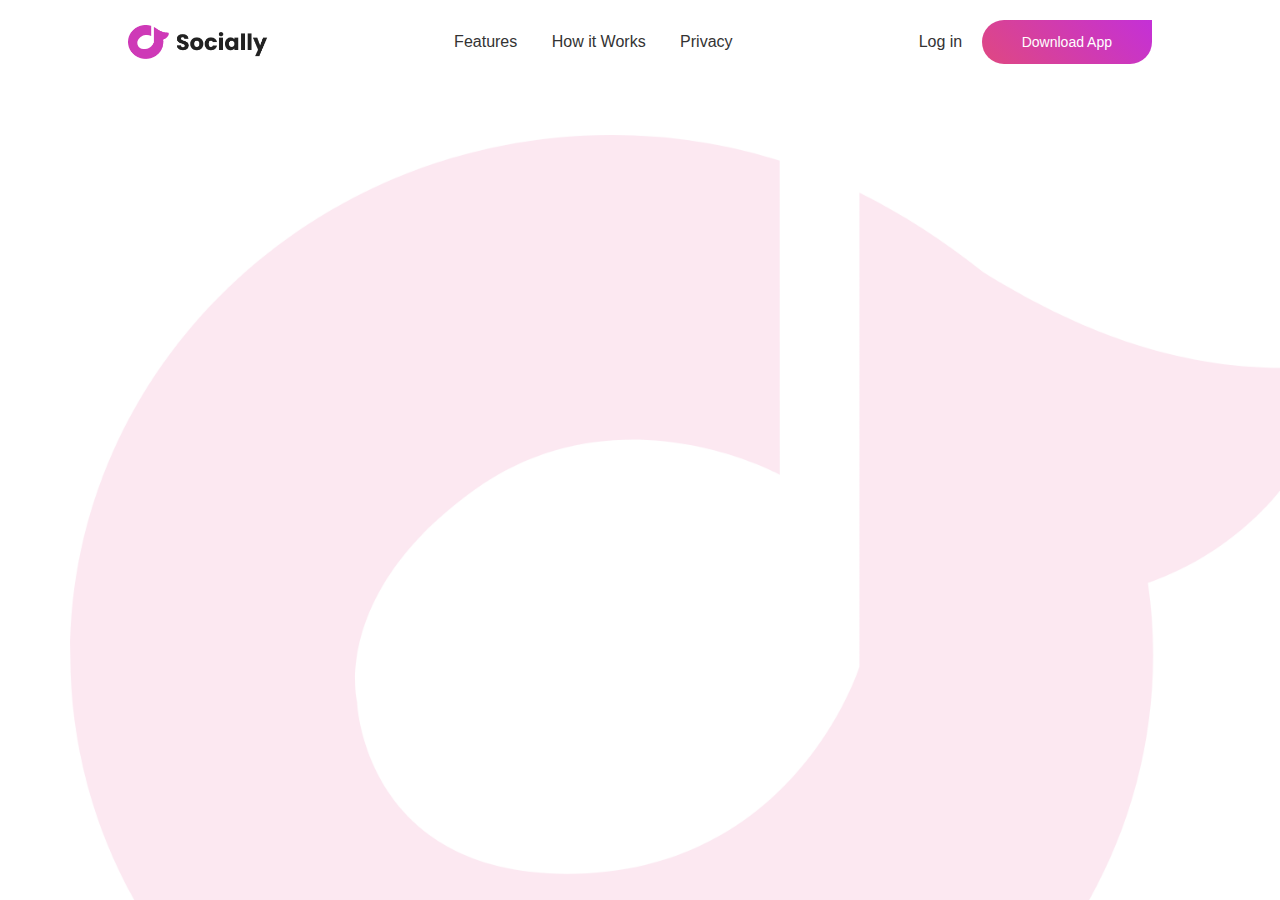
<file: html & css_pratice/project 1.0/index.html>
<!DOCTYPE html>
<html lang="en">
	<head>
		<meta charset="UTF-8" />
		<meta name="viewport" content="width=device-width, initial-scale=1.0" />
		<title>Animated Website Design</title>
		<link rel="stylesheet" href="style.css" />
	</head>
	<body>
		<div class="hero">
			<nav>
				<img src="images/logo.png" alt="" class="logo" />
				<ul>
					<li><a href="#">Features</a></li>
					<li><a href="#">How it Works</a></li>
					<li><a href="#">Privacy</a></li>
				</ul>
				<div>
					<a href="#" class="login-btn">Log in</a>
					<a href="#" class="btn">Download App</a>
				</div>
			</nav>
			<div class="content">
				<h1 class="anim">Make<br />New Friends</h1>
				<p class="anim">
					Socially is a new social media platform to make new friends
					online in the world.Now let,s explore all it,s amazing
					features.
				</p>
				<a href="#" class="btn anim">Join Now</a>
			</div>
			<img src="images/pic.png" alt="" class="feature-img anim" />
		</div>
	</body>
</html>
</file>
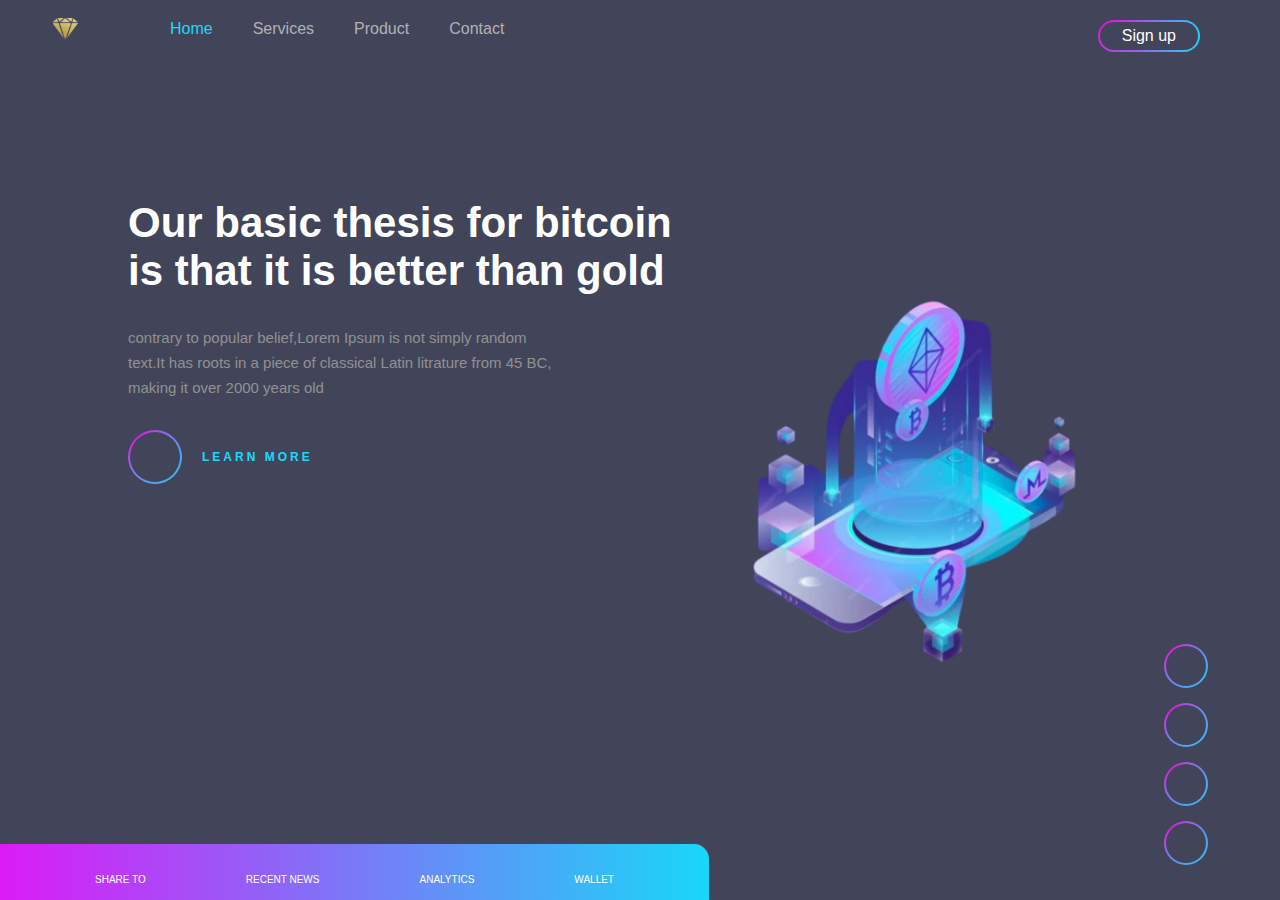
<file: html & css_pratice/project 1.1/index.html>
<!DOCTYPE html>
<html lang="en">
	<head>
		<meta charset="UTF-8" />
		<meta name="viewport" content="width=device-width, initial-scale=1.0" />
		<link
			rel="stylesheet"
			href="https://cdnjs.cloudflare.com/ajax/libs/font-awesome/6.6.0/css/all.min.css"
			integrity="sha512-Kc323vGBEqzTmouAECnVceyQqyqdsSiqLQISBL29aUW4U/M7pSPA/gEUZQqv1cwx4OnYxTxve5UMg5GT6L4JJg=="
			crossorigin="anonymous"
			referrerpolicy="no-referrer"
		/>
		<title>Crypto Currency Web App - Easy Tutorials</title>
		<link rel="stylesheet" href="style.css" />
	</head>
	<body>
		<header class="container">
			<nav>
				<div>
					<a href="#"
						><img src="images/diamond.jpg" alt="" class="logo"
					/></a>
				</div>
				<div>
					<ul class="menu">
						<li class="active">Home</li>
						<li>Services</li>
						<li>Product</li>
						<li>Contact</li>
						<li>
							<a href="#" class="signup-btn"
								><span>Sign up</span></a
							>
						</li>
					</ul>
				</div>
			</nav>
		</header>
		<main>
			<section class="banner">
				<div class="app-text">
					<h1>
						Our basic thesis for bitcoin<br />
						is that it is better than gold
					</h1>
					<p>
						contrary to popular belief,Lorem Ipsum is not simply
						random<br />
						text.It has roots in a piece of classical Latin
						litrature from 45 BC,<br />making it over 2000 years old
					</p>
					<div class="play-btn">
						<div class="play-btn-inner">
							<i class="fa-sharp-duotone fa-solid fa-play"></i>
						</div>
						<small><b>LEARN MORE</b></small>
					</div>
				</div>
				<div class="app-picture">
					<a href="#"
						><img
							src="images/Artbord.png"
							alt=""
							class="feature-img"
					/></a>
				</div>
			</section>
		</main>
		<footer>
			<div class="quick-links">
				<ul>
					<li>
						<i class="fa fa-share-alt"></i>
						<p>SHARE TO</p>
					</li>
					<li>
						<i class="fa fa-audio-description"></i>
						<p>RECENT NEWS</p>
					</li>
					<li>
						<i class="fa fa-cog"></i>
						<p>ANALYTICS</p>
					</li>
					<li>
						<i class="fa-brands fa-btc fa"></i>
						<p>WALLET</p>
					</li>
				</ul>
			</div>
			<div class="social-icons">
				<ul>
					<li>
						<a href="https://www.facebook.com/"
							><i class="fa-brands fa-facebook-f fa"></i
						></a>
					</li>
					<li>
						<a href="https://twitter.com/login" target="_blank"
							><i class="fa-brands fa-twitter"></i
						></a>
					</li>
					<li>
						<a href="https://www.linkedin.com/login" target="_blank"
							><i class="fa-brands fa-linkedin-in"></i
						></a>
					</li>
					<li>
						<a
							href="https://www.instagram.com/accounts/login/?hl=en"
							target="_blank"
							><i class="fa-brands fa-instagram"></i
						></a>
					</li>
				</ul>
			</div>
		</footer>
	</body>
</html>
</file>
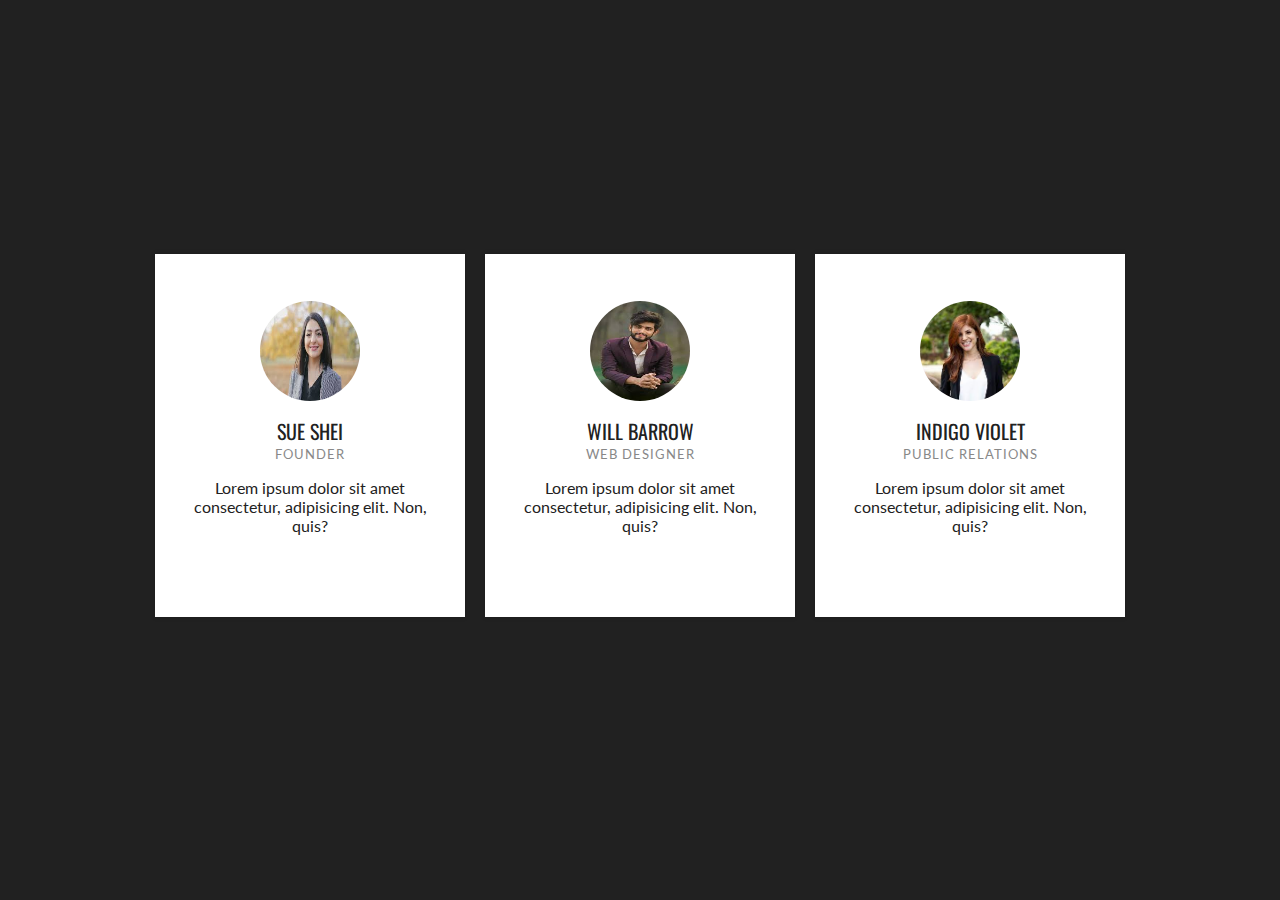
<file: html & css_pratice/project 1/index.html>
<!DOCTYPE html>
<html lang="en">
<head>
    <meta charset="UTF-8">
    <meta http-equiv="X-UA-Compatible" content="IE=edge">
    <meta name="viewport" content="width=device-width, initial-scale=1.0">
    <title>Profile cards</title>
<link rel="stylesheet" href="style.css">
</head>
<body>
    <figure class="card">
        <div class="profile-image">
            <img src="images/img1.jpeg.jfif" alt="">
        </div>
        
        <figcaption>
            <h3>Sue Shei</h3>
            <h5>Founder</h5>
            <p>Lorem ipsum dolor sit amet consectetur, adipisicing elit. Non, quis?</p>
            <div class="icons">
                <a href="#"><i class="ion-social-reddit"></i></a>
                <a href="#"><i class="ion-social-twitter"></i></a>
                <a href="#"><i class="ion-social-vimeo"></i></a>
            </div>
        </figcaption>
    </figure>
    <figure class="card">
        <div class="profile-image">
            <img src="images/img2.jpeg.jfif" alt="">
        </div>

        <figcaption>
            <h3>Will Barrow</h3>
            <h5>Web Designer</h5>
            <p>Lorem ipsum dolor sit amet consectetur, adipisicing elit. Non, quis?</p>
            <div class="icons">
                <a href="#"><i class="ion-social-reddit"></i></a>
                <a href="#"><i class="ion-social-twitter"></i></a>
                <a href="#"><i class="ion-social-vimeo"></i></a>               
            </div>
        </figcaption>
    </figure>
    <figure class="card">
        <div class="profile-image">
            <img src="images/img3.jpeg.jfif" alt="">
        </div>

        <figcaption>
            <h3>Indigo Violet</h3>
            <h5>Public Relations</h5>
            <p>Lorem ipsum dolor sit amet consectetur, adipisicing elit. Non, quis?</p>
            <div class="icons">
                <a href="#"><i class="ion-social-reddit"></i></a>
                <a href="#"><i class="ion-social-twitter"></i></a>
                <a href="#"><i class="ion-social-vimeo"></i></a>               
            </div>
        </figcaption>
    </figure>
</body>
</html>
</file>
<file: html & css_pratice/project 1.0/style.css>
* {
	margin: 0;
	padding: 0;
	box-sizing: border-box;
	font-family: "Poppins", sans-serif;
}
.hero {
	width: 100%;
	min-height: 100vh;
	background-image: url(images/back-image.png);
	background-position: center;
	background-size: cover;
	padding: 10px 10%;
	overflow: hidden;
	position: absolute;
}
nav {
	padding: 10px 0;
	display: flex;
	align-items: center;
	justify-content: space-between;
}
.logo {
	width: 140px;
}
nav ul li {
	display: inline-block;
	list-style: none;
	margin: 10px 15px;
}

nav ul li a {
	text-decoration: none;
	color: #333;
	font-weight: 400;
}

.login-btn {
	text-decoration: none;
	color: #333;
	margin-right: 15px;
	font-weight: 400;
}
.btn {
	display: inline-block;
	text-decoration: none;
	padding: 14px 40px;
	color: #fff;
	background-image: linear-gradient(45deg, #df4881, #c430d7);
	font-size: 14px;
	border-radius: 30px;
	border-top-right-radius: 0;
	transition: 0.5s;
}
.content {
	margin-top: 10%;
	max-width: 600px;
}

.content h1 {
	font-size: 70px;
	color: #222;
}
.content p {
	margin: 10px 0 30px;
	color: #333;
	animation-delay: 0.5s;
}
.content .btn {
	padding: 15px 40px;
	font-size: 16px;
	animation-delay: 1s;
}
.btn:hover {
	border-top-right-radius: 30px;
}
.feature-img {
	width: 530px;
	position: absolute;
	bottom: 0;
	right: 10%;
}
.feature-img.anim {
	animation-delay: 1.5s;
}
.anim {
	opacity: 0;
	transform: translateY(30px);
	animation: moveup 0.5s linear forwards;
}
@keyframes moveup {
	100% {
		opacity: 1;
		transform: translateY(0px);
	}
}
</file>
<file: html & css_pratice/project 1.1/style.css>
* {
	margin: 0;
	padding: 0;
	font-family: sans-serif;
}
.container {
	width: 100%;
	height: 100%;
	background: #42455a;
}

nav {
	display: flex;
	align-items: center;
	justify-content: flex-start;
	gap: 65px;
	padding: 10px 45px;
}

ul.menu {
	display: inline-flex;
}

ul.menu li {
	list-style: none;
	margin: 0 20px;
	color: #b2b1b1;
	cursor: pointer;
}
.active {
	color: #19dafa !important;
}
img.logo {
	width: 40px;
}
.signup-btn {
	right: 80px;
	position: absolute;
	text-decoration: none;
	color: #fff;
	border: 2px solid transparent;
	border-radius: 20px;
	background-image: linear-gradient(#42455a, #42455a),
		radial-gradient(circle at top left, #fd00da, #19d7f8);
	background-origin: border-box;
	background-clip: content-box, border-box;
}
.signup-btn span {
	display: block;
	padding: 5px 22px;
}
.banner {
	width: 80%;
	background-color: #42455a;
	height: calc(100vh - 59px);
	color: #fff;
	display: flex;
	justify-content: space-around;
	padding: 0px 10%;
}
.app-text {
	margin-top: 140px;
	width: 50%;
	margin-left: auto;
}
.app-text h1 {
	font-size: 42px;
	width: 640px;
	position: relative;
}
.app-text p {
	width: 650px;
	font-size: 15px;
	padding: 30px 0 30px 0;
	line-height: 25px;
	color: #919191;
}
.app-picture {
	width: 50%;
	display: flex;
	align-items: center;
	justify-content: flex-end;
	padding-right: 5%;
}

.app-picture a {
	display: flex;
	align-items: center;
	justify-content: flex-end;
}

.app-picture img {
	width: 80%;
	object-fit: contain;
}
.play-btn {
	display: inline-flex;
}
.play-btn-inner {
	width: 50px;
	height: 50px;
	border: 2px solid transparent;
	border-radius: 50%;
	background-image: linear-gradient(#42455a, #42455a),
		radial-gradient(circle at top left, #fd00da, #19d7f8);
	background-origin: border-box;
	background-clip: content-box, border-box;
	text-align: center;
}
.play-btn-inner .fa-solid {
	padding: 18px 0;
	font-size: 13px;
	cursor: pointer;
}
small {
	margin: auto 20px;
	cursor: pointer;
	font-size: 12px;
	color: #19dafa;
	letter-spacing: 3px;
}
.quick-links {
	bottom: 0;
	left: 0;
	position: absolute;
	background: linear-gradient(to right, #db1bf6, #19d7f8);
	border-top-right-radius: 15px;
}
.quick-links ul {
	display: inline-flex;
	margin: 15px 45px;
	text-align: center;
}
.quick-links ul li {
	list-style: none;
	margin: 0 50px;
	cursor: pointer;
}
.quick-links ul li .fa {
	font-size: 20px;
	color: #fff;
}
.quick-links ul li p {
	margin-top: 15px;
	font-size: 10px;
	color: #fff;
}
.social-icons {
	right: 72px;
	bottom: 35px;
	position: absolute;
}
.social-icons ul li {
	list-style: none;
	margin-top: 15px;
	text-align: center;
}
.social-icons ul li a {
	color: #fff;
	border-radius: 50%;
	border: 1px solid transparent;
	background-image: linear-gradient(#42455a, #42455a),
		radial-gradient(circle at top left, #fd00da, #19d7f8);
	background-origin: border-box;
	background-clip: content-box, border-box;
	padding: 1px;
	width: 40px;
	height: 40px;
	display: flex;
	align-items: center;
	justify-content: center;
	text-decoration: none;
	font-size: 25px;
}
</file>
<file: html & css_pratice/project 1/style.css>
@import url(https://fonts.googleapis.com/css?family=Lato);
@import url(https://fonts.googleapis.com/css?family=Oswald);
@import url(https://code.ionicframework.com/ionicons/2.0.1/css/ionicons.min.css);

body {
    background-color: #212121;
    height: 95vh;
    display: flex;
    align-items: center;
    justify-content: center;
    flex-wrap: wrap;

}

.card {
    font-family: 'Lato',Arial, Helvetica, sans-serif;
    position: sticky;
    display: inline-block;
    overflow: hidden;
    margin: 10px;
    min-width: 250px;
    max-width: 310px;
    width: 100%;
    background-color: #fff;
    color: #212121;
    text-align: center;
    font-size: 16px;
    box-shadow: 0 0 5px rgba(0, 0, 0, 0.15);
}

.card * {
    box-sizing: border-box;
    -webkit-box-sizing: border-box;
}

.card .profile-image {
    padding: 15% 10% 0;
}

.card .profile-image img {
    width: 100px;
    
    vertical-align: top;
    position: relative;
    border-radius: 50%;
    height: 100px;
    
}

.card figcaption {
    padding: 5% 10% 15%;
}

.card h3 {
    font-family: 'Oswald';
    text-transform: uppercase;
    font-size: 20px;
    font-weight: 400;
    line-height: 24px;
    margin: 3px 0;
}

.card h5 {
    font-weight: 400;
    margin: 0;
    text-transform: uppercase;
    color: #888;
    letter-spacing: 1px;
}

.card .icons {
    color: #999;
    display: inline-block;
    margin-right: 5px;
    font-size: 1.5em;
}

.card .icons i:hover {
    color: #555;

}

.card .icons i a {
    text-decoration: none;
} @import url(https://fonts.googleapis.com/css?family=Lato);
@import url(https://fonts.googleapis.com/css?family=Oswald);
@import url(https://code.ionicframework.com/ionicons/2.0.1/css/ionicons.min.css);

body {
    background-color: #212121;
    height: 95vh;
    display: flex;
    align-items: center;
    justify-content: center;
    flex-wrap: wrap;

}

.card {
    font-family: 'Lato',Arial, Helvetica, sans-serif;
    position: sticky;
    display: inline-block;
    overflow: hidden;
    margin: 10px;
    min-width: 250px;
    max-width: 310px;
    width: 100%;
    background-color: #fff;
    color: #212121;
    text-align: center;
    font-size: 16px;
    box-shadow: 0 0 5px rgba(0, 0, 0, 0.15);
}

.card * {
    box-sizing: border-box;
    -webkit-box-sizing: border-box;
}

.card .profile-image {
    padding: 15% 10% 0;
}

.card .profile-image img {
    width: 100px;
    
    vertical-align: top;
    position: relative;
    border-radius: 50%;
    height: 100px;
    
}

.card figcaption {
    padding: 5% 10% 15%;
}

.card h3 {
    font-family: 'Oswald';
    text-transform: uppercase;
    font-size: 20px;
    font-weight: 400;
    line-height: 24px;
    margin: 3px 0;
}

.card h5 {
    font-weight: 400;
    margin: 0;
    text-transform: uppercase;
    color: #888;
    letter-spacing: 1px;
}

.card .icons {
    color: #999;
    display: inline-block;
    margin-right: 5px;
    font-size: 1.5em;
}

.card .icons i:hover {
    color: #555;

}

.card .icons i a {
    text-decoration: none;
}
</file>
